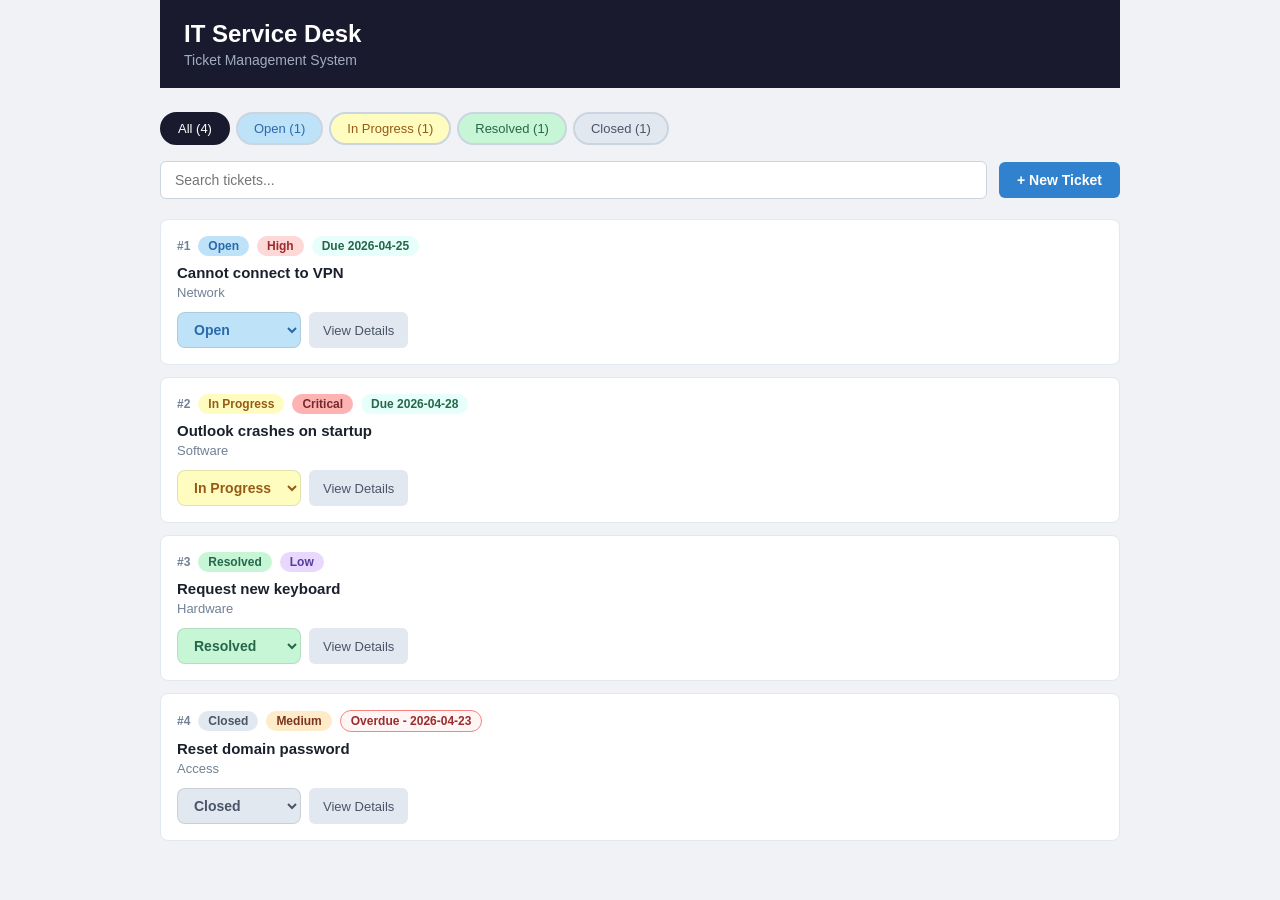
<file: prototype/public/index.html>
<!DOCTYPE html>
<html lang="en">
<head>
  <meta charset="UTF-8">
  <meta name="viewport" content="width=device-width, initial-scale=1.0">
  <title>IT Service Desk</title>
  <link rel="stylesheet" href="style.css">
</head>
<body>
  <div id="elm-app"></div>
  <script src="app.js"></script>
  <script>
    Elm.Main.init({ node: document.getElementById("elm-app") });
  </script>
</body>
</html>
</file>
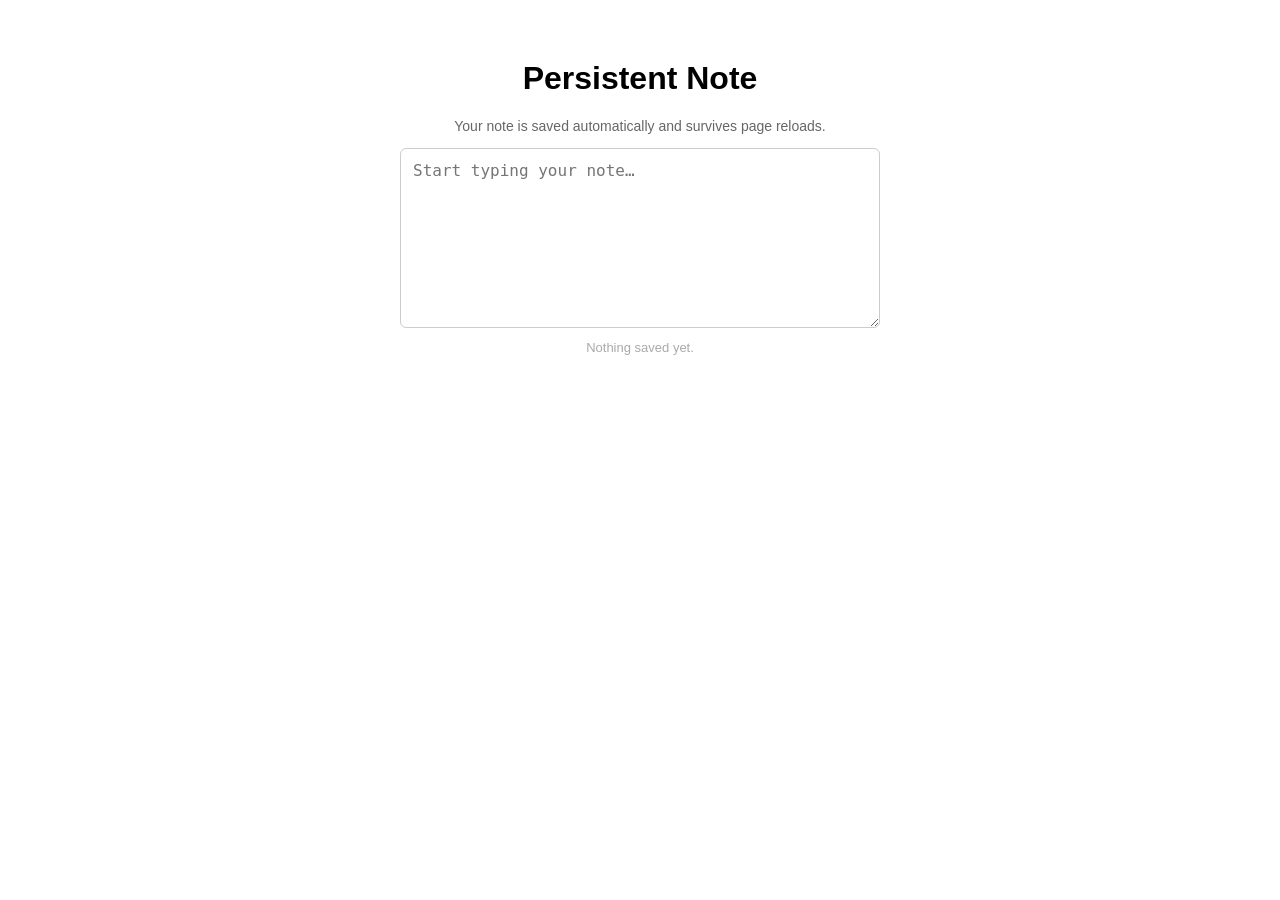
<file: docs/examples/04-ports-localstorage/index.html>
<!DOCTYPE html>
<html lang="en">
<head>
  <meta charset="UTF-8" />
  <title>Example 04 – Ports and localStorage</title>
</head>
<body>
  <div id="app"></div>

  <!--
    The compiled Elm application.
    Run: elm make src/Main.elm --output=main.js
    See the root README.md for full setup instructions.
  -->
  <script src="main.js"></script>

  <script>
    // Start the Elm application and mount it into the #app div.
    var app = Elm.Main.init({ node: document.getElementById("app") });

    // ── Incoming port: load the note from localStorage on startup ──────────────
    //
    // app.ports.loadNote.send() pushes a value into Elm.
    // Elm receives it as the NoteLoaded msg via the loadNote subscription.
    //
    // localStorage.getItem returns null if the key does not exist.
    // We coerce null to an empty string so Elm always receives a String,
    // not null - Elm's String type has no null variant.
    var stored = localStorage.getItem("elm-note") || "";
    app.ports.loadNote.send(stored);

    // ── Outgoing port: save the note to localStorage whenever it changes ───────
    //
    // app.ports.saveNote.subscribe() registers a callback that runs every time
    // Elm calls the saveNote port (i.e. on every keystroke in the textarea).
    // The single argument is the current note string sent from Elm.
    app.ports.saveNote.subscribe(function(note) {
      localStorage.setItem("elm-note", note);
    });
  </script>
</body>
</html>
</file>
<file: prototype/public/style.css>
/* Base */
body {
    font-family: -apple-system, BlinkMacSystemFont, "Segoe UI", sans-serif;
    background: #f0f2f5;
    margin: 0;
}
.app {
    max-width: 960px;
    margin: 0 auto;
    padding: 0 24px 48px;
}

/* Header */
.header {
    background: #1a1a2e;
    color: white;
    padding: 20px 24px;
    margin-bottom: 24px;
}
.header h1 { margin: 0; font-size: 24px; }
.header p  { margin: 4px 0 0; color: #a0aec0; font-size: 14px; }

/* Filter toolbar */
.toolbar {
    display: flex;
    gap: 6px;
    margin-bottom: 16px;
    flex-wrap: wrap;
}
.filter-btn {
    padding: 7px 16px;
    border: 2px solid #cbd5e0;
    border-radius: 99px;
    background: white;
    color: #4a5568;
    cursor: pointer;
    font-size: 13px;
    font-weight: 500;
    transition: background 0.15s, border-color 0.15s, color 0.15s;
}
.filter-btn:hover {
    border-color: #3182ce;
    color: #3182ce;
}
/* Active filter button - filled background so the selected state is unambiguous */
.filter-btn-active {
    background: #1a1a2e;
    border-color: #1a1a2e;
    color: white;
}
.filter-btn-active:hover {
    background: #2d3748;
    border-color: #2d3748;
    color: white;
}

/* List header row (search + create button) */
.list-header {
    display: flex;
    gap: 12px;
    align-items: center;
    margin-bottom: 20px;
}
.search-input {
    flex: 1;
    padding: 10px 14px;
    border: 1px solid #cbd5e0;
    border-radius: 6px;
    font-size: 14px;
}
.btn-create {
    padding: 10px 18px;
    background: #3182ce;
    color: white;
    border: none;
    border-radius: 6px;
    cursor: pointer;
    font-size: 14px;
    font-weight: 600;
    white-space: nowrap;
}
.btn-create:hover { background: #2b6cb0; }

/* General buttons */
button {
    padding: 8px 14px;
    border: none;
    border-radius: 6px;
    cursor: pointer;
    font-size: 13px;
    font-weight: 500;
}
.btn-primary   { background: #3182ce; color: white; }
.btn-primary:hover { background: #2b6cb0; }
.btn-secondary { background: #e2e8f0; color: #4a5568; }
.btn-secondary:hover { background: #cbd5e0; }
.btn-active  { background: #2d3748; color: white; }
.btn-option  { background: #edf2f7; color: #4a5568; }
.btn-option:hover { background: #e2e8f0; }

/* Ticket list */
.ticket-list { list-style: none; padding: 0; margin: 0; display: flex; flex-direction: column; gap: 12px; }
.ticket-card {
    background: white;
    border: 1px solid #e2e8f0;
    border-radius: 8px;
    padding: 16px;
}
.card-top { display: flex; align-items: center; gap: 8px; margin-bottom: 8px; flex-wrap: wrap; }
.ticket-id { font-size: 12px; color: #718096; font-weight: 600; }
.card-title { font-size: 15px; font-weight: 600; color: #1a202c; margin-bottom: 4px; }
.card-meta  { font-size: 13px; color: #718096; margin-bottom: 12px; }
.card-actions { display: flex; gap: 8px; }

/* Badges */
.badge {
    padding: 3px 10px;
    border-radius: 99px;
    font-size: 12px;
    font-weight: 600;
}
.status-open       { background: #bee3f8; color: #2a69ac; }
.status-inprogress { background: #fefcbf; color: #975a16; }
.status-resolved   { background: #c6f6d5; color: #276749; }
.status-closed     { background: #e2e8f0; color: #4a5568; }
.priority-low      { background: #e9d8fd; color: #553c9a; }
.priority-medium   { background: #feebc8; color: #7b341e; }
.priority-high     { background: #fed7d7; color: #9b2c2c; }
.priority-critical { background: #feb2b2; color: #742a2a; }

/* Due date badges */
.due-ok      { background: #e6fffa; color: #276749; }
.due-overdue { background: #fff5f5; color: #9b2c2c; border: 1px solid #fc8181; font-weight: 700; }

/* Modal backdrop - full-screen dark overlay */
.modal-backdrop {
    position: fixed;
    inset: 0;
    background: rgba(0, 0, 0, 0.55);
    display: flex;
    align-items: center;
    justify-content: center;
    z-index: 100;
}

/* Modal box - the white card that holds the form */
.modal-box {
    background: white;
    border-radius: 10px;
    padding: 28px;
    width: 100%;
    max-width: 520px;
    max-height: 90vh;
    overflow-y: auto;
    box-shadow: 0 20px 60px rgba(0, 0, 0, 0.3);
}
.modal-header {
    display: flex;
    align-items: center;
    justify-content: space-between;
    margin-bottom: 20px;
}
.modal-header h2 { margin: 0; font-size: 18px; }
.modal-close {
    background: none;
    border: none;
    font-size: 18px;
    color: #718096;
    cursor: pointer;
    padding: 4px 8px;
    border-radius: 4px;
}
.modal-close:hover { background: #f7fafc; color: #2d3748; }
.modal-footer {
    display: flex;
    justify-content: flex-end;
    gap: 10px;
    margin-top: 20px;
}

/* Form elements */
.form-label {
    display: block;
    font-size: 13px;
    font-weight: 600;
    color: #4a5568;
    margin-bottom: 5px;
}
.form-input {
    display: block;
    width: 100%;
    padding: 9px 12px;
    border: 1px solid #cbd5e0;
    border-radius: 6px;
    font-size: 14px;
    box-sizing: border-box;
    margin-bottom: 14px;
    font-family: inherit;
}
.form-input:focus { outline: none; border-color: #3182ce; box-shadow: 0 0 0 2px #bee3f8; }
.form-textarea { min-height: 80px; resize: vertical; }
.form-row { display: flex; gap: 20px; margin-bottom: 4px; }
.selector { flex: 1; }
.selector-label { margin: 0 0 6px; font-size: 13px; font-weight: 600; color: #4a5568; }
.selector-btns { display: flex; flex-wrap: wrap; gap: 4px; }
.form-error {
    background: #fff5f5;
    border: 1px solid #feb2b2;
    color: #9b2c2c;
    padding: 8px 12px;
    border-radius: 6px;
    font-size: 13px;
    margin-bottom: 14px;
}

/* Detail panel */
.detail-panel {
    background: white;
    border: 1px solid #e2e8f0;
    border-radius: 8px;
    padding: 24px;
}
.detail-panel h2 { margin: 16px 0 12px; font-size: 20px; }
.detail-meta { display: flex; align-items: center; gap: 10px; flex-wrap: wrap; font-size: 13px; color: #4a5568; margin-bottom: 12px; }
.detail-description { color: #2d3748; line-height: 1.7; font-size: 14px; }
.detail-actions { margin-top: 20px; display: flex; gap: 8px; }

/* Shared section block for comments and history */
.section-block {
    margin-top: 32px;
    border-top: 1px solid #e2e8f0;
    padding-top: 20px;
}
.section-title {
    font-size: 15px;
    font-weight: 700;
    color: #2d3748;
    margin: 0 0 14px;
}
.empty-state {
    font-size: 13px;
    color: #a0aec0;
    margin: 0 0 16px;
}

/* Comments */
.comment-list {
    list-style: none;
    padding: 0;
    margin: 0 0 20px;
    display: flex;
    flex-direction: column;
    gap: 12px;
}
.comment-item {
    background: #f7fafc;
    border: 1px solid #e2e8f0;
    border-radius: 6px;
    padding: 12px 14px;
}
.comment-header {
    display: flex;
    align-items: center;
    gap: 10px;
    margin-bottom: 6px;
}
.comment-date {
    font-size: 12px;
    color: #a0aec0;
}
.comment-body {
    font-size: 14px;
    color: #4a5568;
    line-height: 1.6;
    margin: 0;
}
.comment-form {
    display: flex;
    flex-direction: column;
    gap: 8px;
}

/* History timeline */
.history-list {
    list-style: none;
    padding: 0;
    margin: 0;
    display: flex;
    flex-direction: column;
    gap: 0;
}
.history-item {
    display: flex;
    align-items: flex-start;
    gap: 12px;
    position: relative;
    padding-bottom: 16px;
}
/* Vertical line connecting history dots */
.history-item:not(:last-child)::before {
    content: "";
    position: absolute;
    left: 7px;
    top: 18px;
    bottom: 0;
    width: 2px;
    background: #e2e8f0;
}
.history-dot {
    width: 16px;
    height: 16px;
    border-radius: 50%;
    background: #3182ce;
    border: 2px solid white;
    box-shadow: 0 0 0 2px #bee3f8;
    flex-shrink: 0;
    margin-top: 2px;
}
.history-content {
    display: flex;
    align-items: center;
    flex-wrap: wrap;
    gap: 6px;
    font-size: 13px;
}
.history-arrow {
    color: #a0aec0;
    font-weight: 600;
}
.history-meta {
    color: #718096;
    font-size: 12px;
}

/* Select element */
select {
    border-radius: 8px;
    padding: 8px 12px;
    font-size: 14px;
    cursor: pointer;
}
.status-select {
    border: 1px solid rgba(0,0,0,0.1);
    font-weight: bold;
}
select:focus {
    outline: none;
    border-color: #7c5cff;
}
.status-select:hover {
    filter: brightness(0.97);
}
</file>
